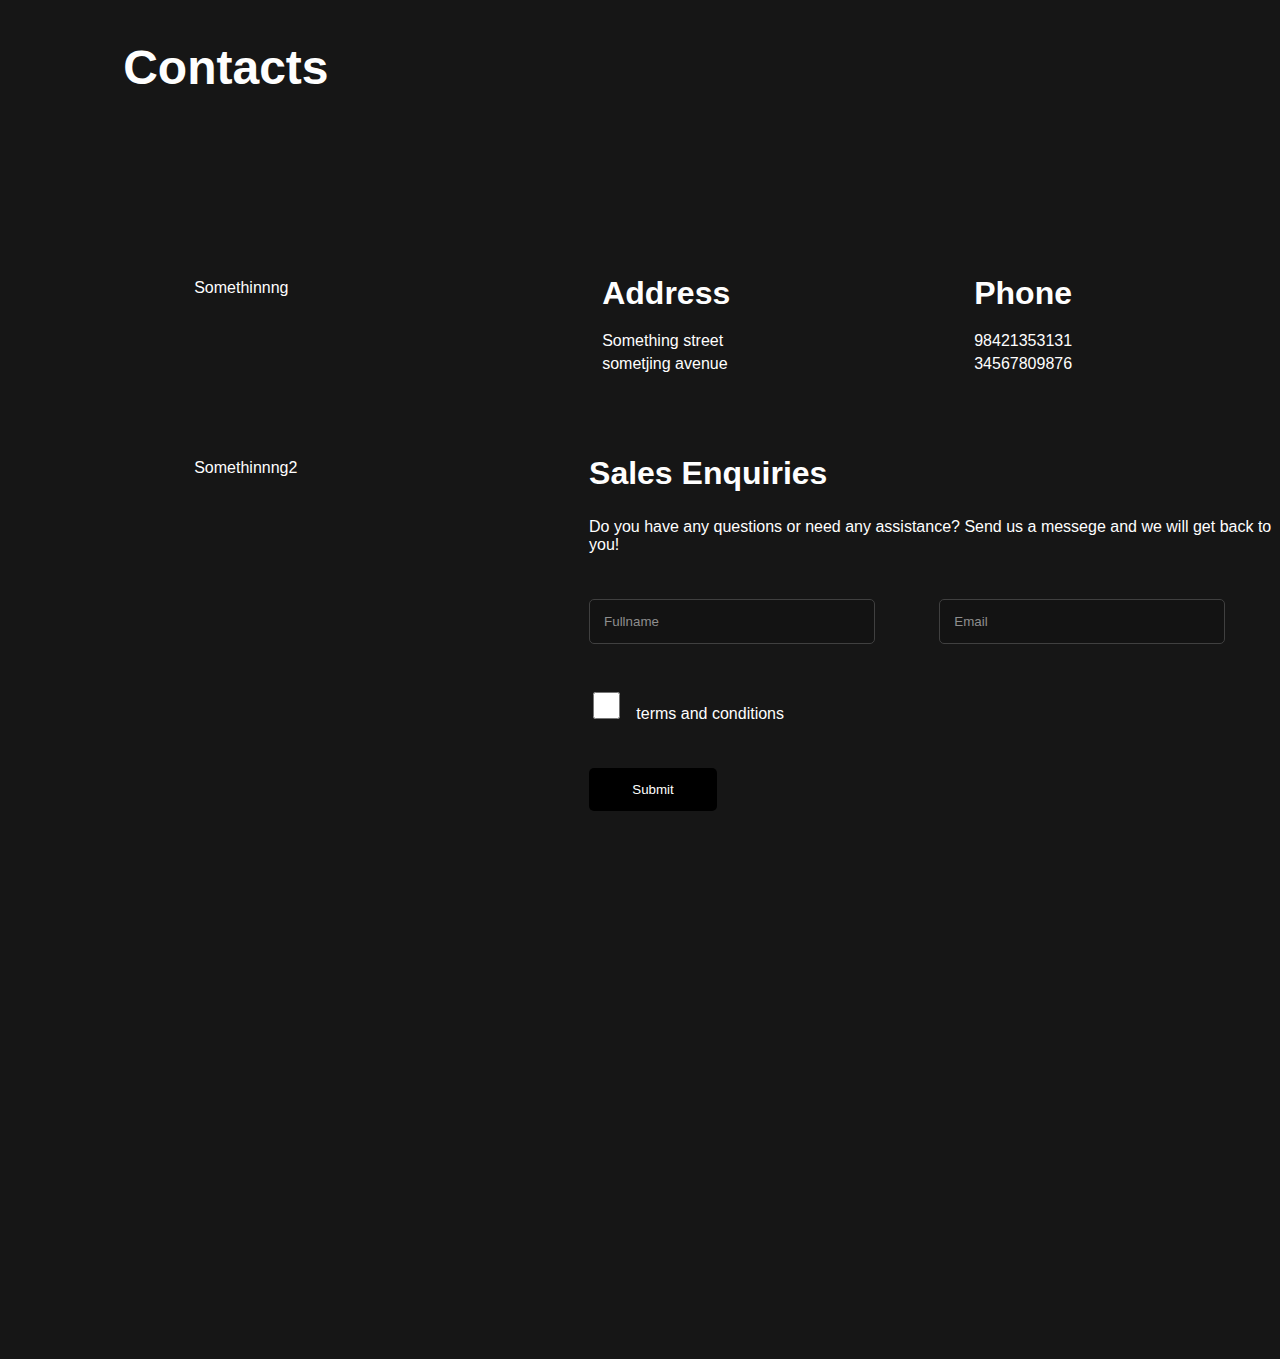
<file: Supporting/Contact/index.html>
<!DOCTYPE html>
<html lang="en">

<head>
    <meta charset="UTF-8">
    <meta name="viewport" content="width=device-width, initial-scale=1.0">
    <link rel="stylesheet" href="contact.css">
    <link rel="stylesheet" media="screen and (max-width: 600px)" href="mobilecontact.css">
    <link rel="stylesheet" media="screen and (min-width: 601px) and (max-width: 1100px)"href="mobilecontactTab.css">


    <title>Document</title>
</head>

<body>
    <main>
        <div class="header">
            <h1>
                Contacts
            </h1>
            <div class="flexitem1">
                <div class="bs1">
                    <h2 class="spcitm">Somethinnng</h2>
                </div>
                <div class="afterspcitm">
                <div class="address">
                    <div>
                        <h2>Address</h2>
                        <div class="info">
                        <p>Something street </p>
                        <p>sometjing avenue</p>
                    </div></div>
                </div>
                <div class="phone">
                    <h2>
                        Phone
                    </h2>
                    <P>98421353131</P>
                    <p>
                        34567809876
                    </p>
                </div></div>
            </div>





            <div class="flextitem2">
                <div class="bs2">
                    <h2 class="spcitm">
                        Somethinnng2
                    </h2>
                </div>
                <div class="aftersmth">
                    <div class="salesenq">
                        <h2>
                            Sales Enquiries
                        </h2>
                        <p>
                            Do you have any questions or need any assistance? Send us a messege and we will get back to
                            you!
                        </p>
                        <div class="inputs">
                            <input type="text" placeholder="Fullname">
                            <input type="email" placeholder="Email">
                        </div><div class="afterinputs"> 
                        <button>Submit</button>
                       <div class="chkbox"> <input type="checkbox" class="chkkbox"><label for="checkbox"> &nbsp terms and conditions</label></div>
                    </div>
                    </div>
                  
            </div>
        </div>  <div class="mapapi">
            <iframe src="https://www.google.com/maps/embed?pb=!1m14!1m12!1m3!1d2633.371978914405!2d87.97292230134143!3d26.640191691929736!2m3!1f0!2f0!3f0!3m2!1i1024!2i768!4f13.1!5e0!3m2!1sen!2snp!4v1705244044609!5m2!1sen!2snp" width="1080" height="400" style="border:0;" allowfullscreen="" loading="lazy" referrerpolicy="no-referrer-when-downgrade"></iframe>    </main>
</body>

</html>
</file>
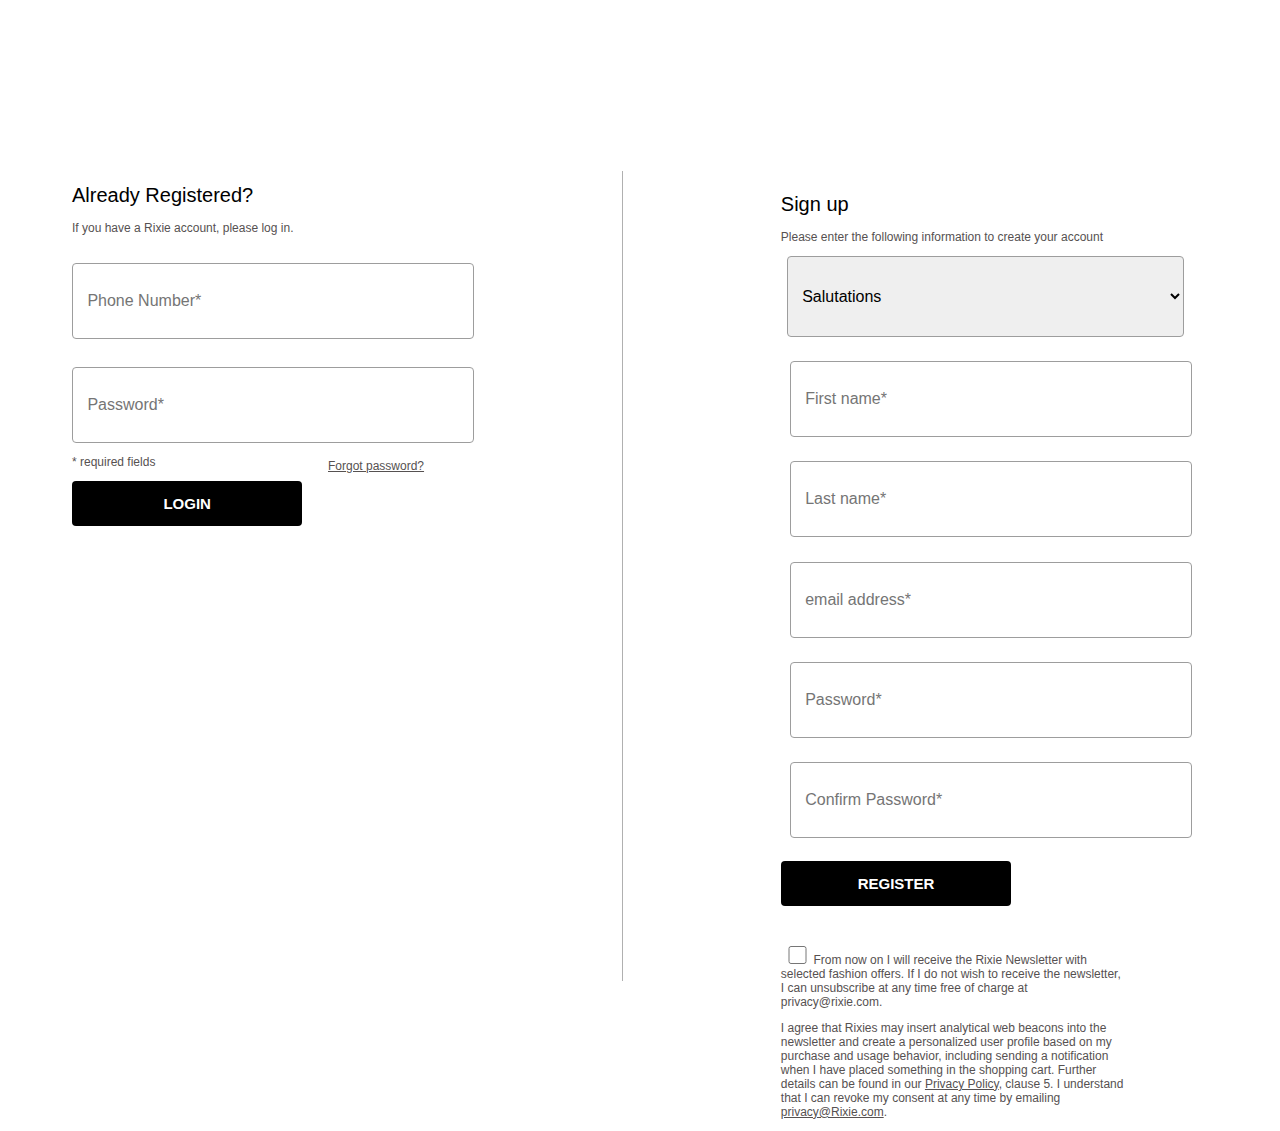
<file: Supporting/final/index.html>
<!DOCTYPE html>
<html lang="en">

<head>
  <meta name="google-signin-client_id" content="<--((##YOUR_CLIENT_ID.apps.googleusercontent.com##))-->">
  <meta name="viewport" content="width=device-width, initial-scale=1.0">
  <meta charset="UTF-8">
  <title>Rixie Registration Form</title>
  <link rel="preconnect" href="https://fonts.googleapis.com">
  <link rel="preconnect" href="https://fonts.gstatic.com" crossorigin>
  <link rel="stylesheet" href="styles.css">
  
  </style>
</head>

<script src="https://apis.google.com/js/platform.js" async defer></script>
<script>
  function onSignIn(googleUser) {
    var profile = googleUser.getBasicProfile();
    console.log('ID: ' + profile.getId()); // Do not send to your backend! Use an ID token instead.
    console.log('Name: ' + profile.getName());
    console.log('Image URL: ' + profile.getImageUrl());
    console.log('Email: ' + profile.getEmail()); // This is null if the 'email' scope is not present.
  }
</script>

<body>

  <div class="main-container">
    <section>
      <div class="login-section">
        <h1>Already Registered?</h1>
        <p>If you have a Rixie account, please log in.</p>
        <div>
          <input type="tel" placeholder="Phone Number*" class="Inputfld1">
          <input type="password" placeholder="Password*" pattern="(?=.*\d)(?=.*[a-z])(?=.*[A-Z]).{8,}" title="Must contain at least one number and one uppercase and lowercase letter, and at least 8 or more characters" class="Inputfld2">
        </div>
        <div class="required-fields">
          <p>* required fields</p>
          <a href="#" class="frgtpass">Forgot password?</a>
        </div>
        <div class="btns">
          <button type="submit">LOGIN</button>
          <div class="g-signin2" data-onsuccess="onSignIn"></div>
          <button class="signupBTN"><a href="Signup.html"> SignUp</a></button>
        </div>
      </div>
    </section>
    <section>
      <div class="signup-section">
        <h1>Sign up</h1>
        <p>Please enter the following information to create your account</p>
        <div class="signupsec">
          <select class="dropdown">
            <option selected disabled value=""><span style="color:897b7b ;">Salutations</span></option>
            <option value="1">Mr</option>
            <option value="2">Mrs</option>
            <option value="3">Ms</option>
          </select>
          
          
          <input type="text" placeholder="First name*" id="first-name-field">
          <input type="text" placeholder="Last name*" id="last-name-field">
          <input type="email" placeholder="email address*" id="signup-email-field">
          <input type="password" placeholder="Password*" id="signup-password-field" pattern="(?=.*\d)(?=.*[a-z])(?=.*[A-Z]).{8,}" title="Must contain at least one number and one uppercase and lowercase letter, and at least 8 or more characters">
          <input type="password" placeholder="Confirm Password*" id="confirm-password-field"pattern="(?=.*\d)(?=.*[a-z])(?=.*[A-Z]).{8,}" title="Must contain at least one number and one uppercase and lowercase letter, and at least 8 or more characters">
        </div>
        <div class="signup-footer">
         
          <button class="buttonreg" type="submit" >REGISTER</button>
        </div>
        <div class="yapagreemnt">
          
          <p><input type="checkbox" class="chckbx">From now on I will receive the Rixie Newsletter with selected fashion
            offers. If I do not wish to receive the newsletter, I can unsubscribe at any
            time free of charge at privacy@rixie.com.</p>
          <p>I agree that Rixies may insert analytical web beacons into the newsletter and create a personalized user profile based on my purchase and usage behavior, including sending a notification when I have placed something in the shopping cart. Further details can be found in our <a href="#">Privacy Policy</a>, clause 5. I understand that I can revoke my consent at any time by emailing <a href="#">privacy@Rixie.com</a>.</p>
        </div>
      </div>
</body>

</html>
</file>
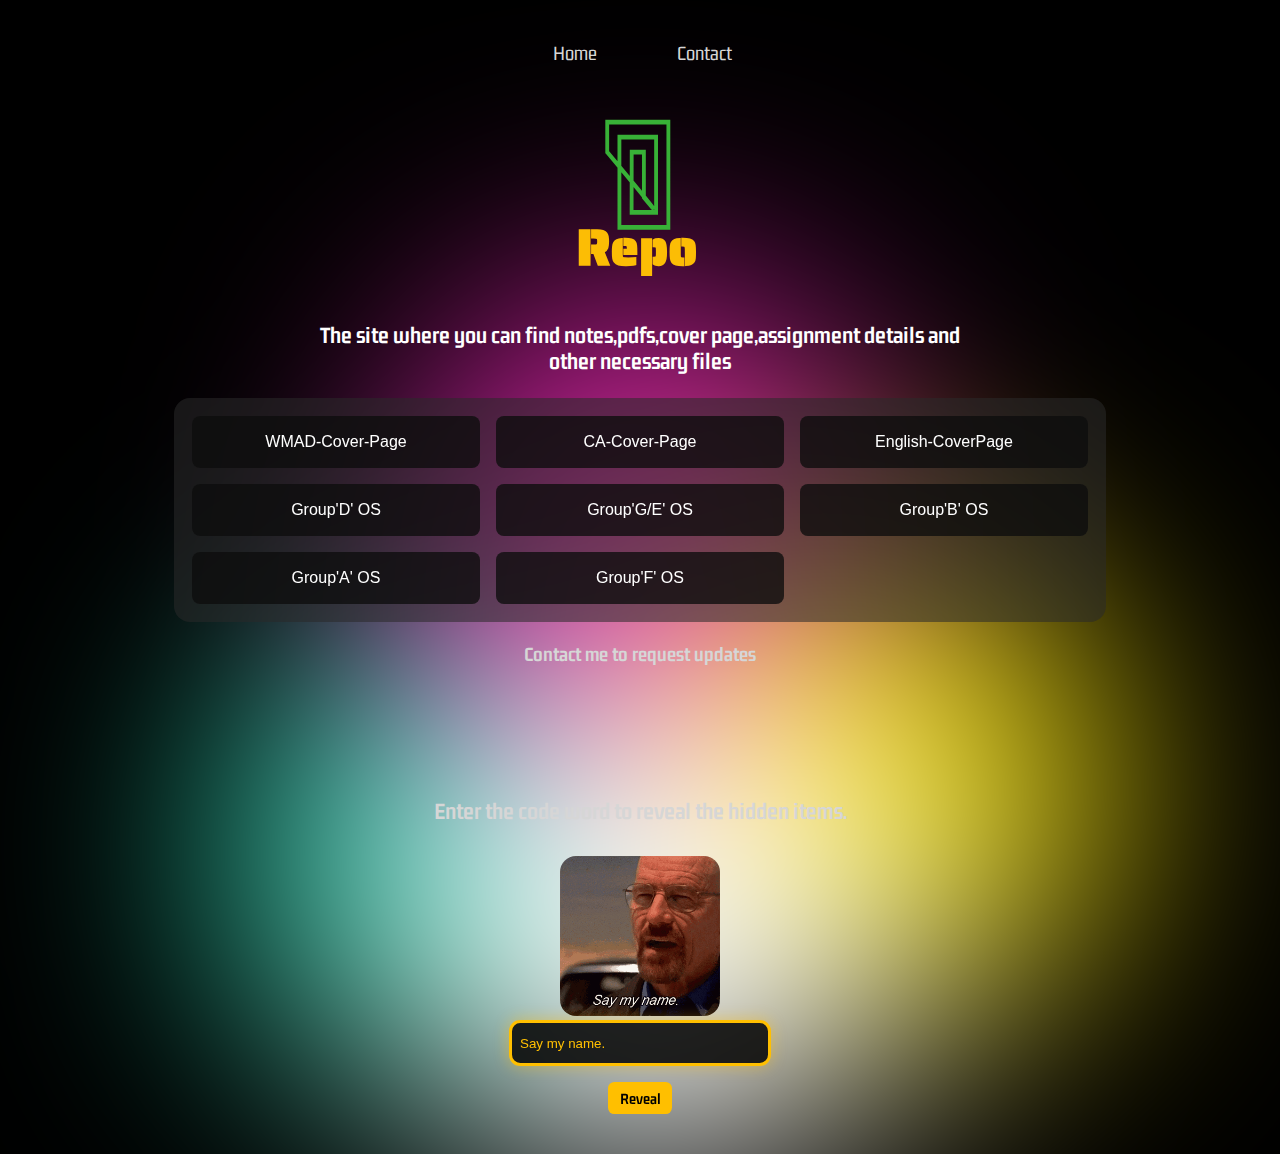
<file: Supporting/Repo/index.html>
<!DOCTYPE html>
<html lang="en">
<head>
    <meta charset="UTF-8">
    <meta name="viewport" content="width=device-width, initial-scale=1.0">
    <link rel="stylesheet" href="style.css">
    <link rel="preconnect" href="https://fonts.googleapis.com">
<link rel="preconnect" href="https://fonts.gstatic.com" crossorigin>
<link rel="preconnect" href="https://fonts.googleapis.com">
<link rel="preconnect" href="https://fonts.gstatic.com" crossorigin>
<link href="https://fonts.googleapis.com/css2?family=Saira+Stencil+One&display=swap" rel="stylesheet">
<link href="https://fonts.googleapis.com/css2?family=Gemunu+Libre:wght@200..800&display=swap" rel="stylesheet">
<link rel="icon" type="image/x-icon" href="14990782f626308686.svg">
    <title>Repository</title>
    
</head>
<body>

    <div class="navigation">

        <div class="nav">

            <a href="#Home">Home</a>
            <a href="contact.html">Contact </a>
        </div>
    </div>
    <div id="main">    <div class="logosec">
        <img src="14990782626308686(1).svg" alt="">
    </div>
    <h3>The site where you can find notes,pdfs,cover page,assignment details and other necessary files</h3>
    <div class="reposec">
        <div class="items" id="WmadCOverpage"><a href="files/WMAD-Report-cover-page-final.pdf" download="">WMAD-Cover-Page</a></div>
        <div class="items" id="CaCovepage"><a href="files/CAO-Final-Report-cover-page (1).pdf" download="">CA-Cover-Page</a></div>
        <div class="items" id=###"><a href="files/English.pdf" download="">English-CoverPage</a></div>
        <div style="display: none;" class="items" id=###"><a href="files/Deadlock.sumit.pdf" download="Deadlock">Deadlock.sumit</a></div>
        <div class="items" id=###"><a href="files/GroupD-OS.pdf" download="Cover-OS">Group'D' OS</a></div>
        <div class="items" id=###"><a href="GroupG,D-OSa.pdf">Group'G/E' OS</a></div>
         <div class="items" id=###"><a href="files/GroupB-OS.pdf" download="Cover-OS">Group'B' OS    </a></div>
         <div class="items" id=###"><a href="Group A.pdf" download="Group'A' OS">Group'A' OS    </a></div>
         <div class="items" id=###"><a href="files/groupF.pdf" download="Group F-OS">Group'F' OS    </a></div>
       
    </div>




    <h4><a href="https://Sumit.info.np">Contact me to request updates</a></h4>
</div>
<h4 class="txt">Enter the code word to reveal the hidden items.</h4>
    <div id="brba"><img id="saymyname" src="waltwhite-breakingbad.gif" alt="">
        <img id="urgdmrght" src="breaking-bad-walter-white.gif" style="display: none;" alt=""></div>
    <input type="text" name="backdoor" id="bckdor" value=" "  placeholder="Say my name.">
    <a href="#Dev" >
        <button id="HIDDEV" disabled onclick="show()">Reveal</button></a>


<div id="Dev" class="reposecDev">
      
    <div class="items" id=###"><a href="gggg.pdf" download="Cover-OS">Sumit   </a></div>
    <div class="items" id=###"><a href="Suman.docx" download="Cover-OS">Suman   </a></div>
    <div class="items" id=###"><a href="Deadlock_1.docx" download="Cover-OS">Riyaj    </a></div>
    <div class="items" id=###"><a href="Deadlock.docx" download="Cover-OS">diya    </a></div>
    
</div>











</body>
<script>




   document.getElementById("bckdor").value="";
const inputBox = document.getElementById("bckdor");
const revealButton = document.getElementById("HIDDEV");
const secretWord = "Vasu"; // Replace with your desired secret word
function show(){
    var x = document.getElementById("Dev");
  if (x.style.display === "none") {
    x.style.display = "grid";
  } else {
    x.style.display = "none";
  }
} 
document.getElementById("Dev").style.display = "none";
   document.getElementById("bckdor").value="";
inputBox.addEventListener("keyup", function() {
  if (inputBox.value === secretWord) {
    revealButton.disabled = false; 
    revealButton.style.pointerEvents="all";
    document.getElementById("saymyname").style.display="none";
    document.getElementById("urgdmrght").style.display="block";
    // Enable button if secret word is entered
  } else {
    revealButton.disabled = true;
    document.getElementById("Dev").style.display = "none";
    document.getElementById("saymyname").style.display="block";
    document.getElementById("urgdmrght").style.display="none";
     // Disable button otherwise
  }
});
</script>
</html>
</file>
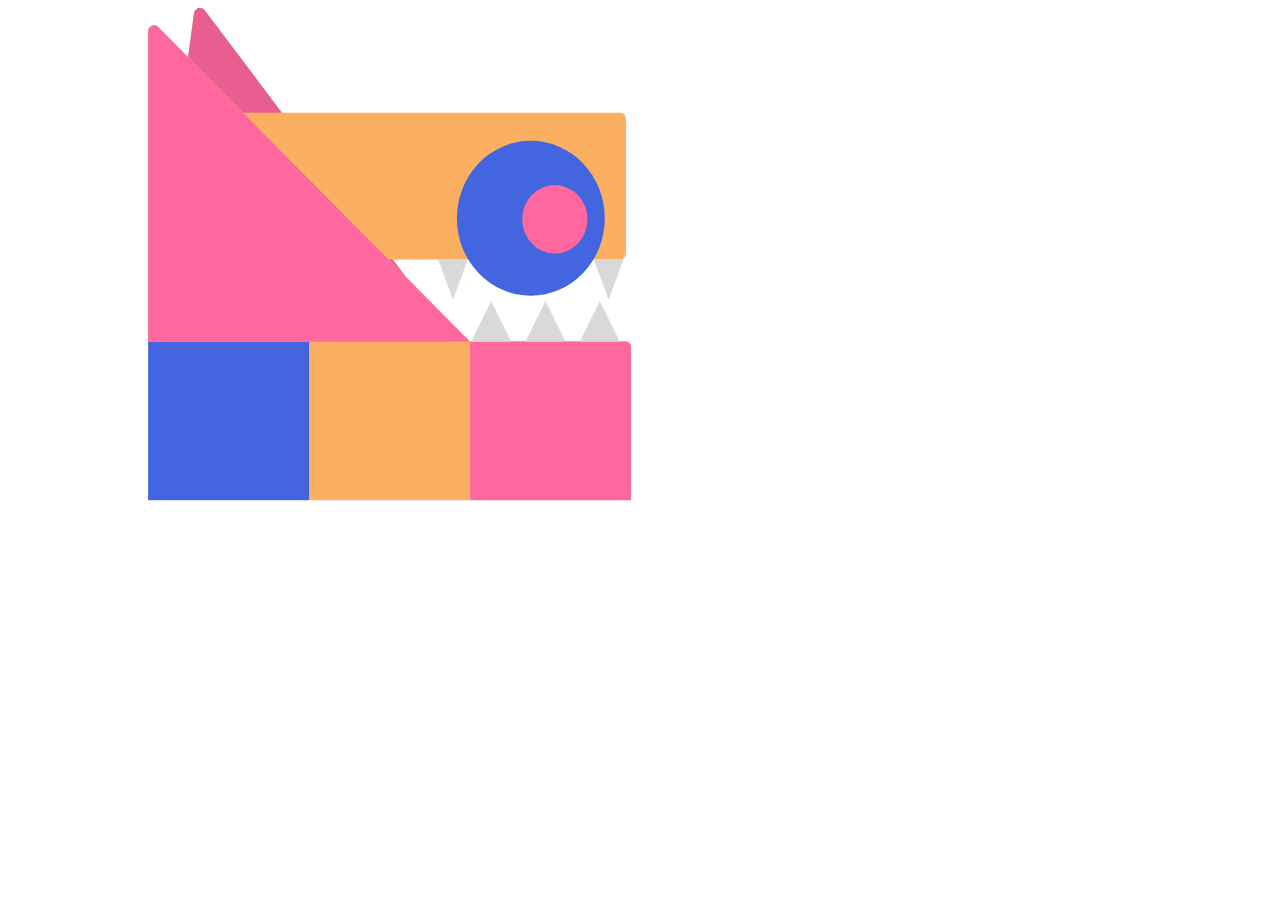
<file: animated.html>
<!DOCTYPE html>
<html lang="en">

<head>
    <meta charset="UTF-8">
    <meta name="viewport" content="width=device-width, initial-scale=1.0">
    <title>Document</title>
</head>
<style>
   .svg1 {
        margin-left: 10VW;
        height: 55vh;
        width: 40vw;
        display: flex;
        justify-content: center;
        align-items: center;

    }
   .svg1:hover #Group1 {
    animation-name: animation;
    animation-duration: 1s;
    animation-iteration-count: 3;
    transition: 1s linear;
    animation-timing-function: ease;
    pointer-events: all;
    transform-origin: 0deg;

}

/* .sec1 svg #Group1{
    animation-name: animation;
    animation-duration: 1s;
    animation-iteration-count: 3;
    transition: 3s linear ;
    animation-timing-function: ease;
    pointer-events: all;
    animation-delay: 5s;

   } */
 svg #Ellipse2 {
    animation: blink 3s ease-in-out;
    animation-iteration-count: infinite;
  
}

svg #Ellips1 {

   
}

@keyframes animation {
    0% {
        transform: rotate(0deg);
    }
    10% {
        transform: rotate(-2deg), translateX(10px);


    }

    30% {
        transform: rotate(-5deg);

    }




    90% {
        transform: rotate(0deg);


    }

    95% {
        transform: rotate(0deg);

    }

    100% {
           transform: rotate(0deg);
         } 
}

@keyframes blink {

    10%,
    20%,
    30% {
        transform: translateX(10px);

    }

    40%,
    50%,
    60% {
        fill: #ff689e;
        transform: translateX(-10px);
    }

    70%,
    80%,
    100% {
        fill: #ff689e;
        transform: translateX(0);
    }
}



    
    </style>
<body>
    <svg id="svga" class="svg1" xmlns="http://www.w3.org/2000/svg" xmlns:xlink="http://www.w3.org/1999/xlink"
        viewBox="0 0 240 246" shape-rendering="geometricPrecision" text-rendering="geometricPrecision">
        <g id="Polygon 2" transform="translate(-.430017-.629986)">
            <path
                d="M22.0271,3.23312c.3573-2.656599,3.7539-3.546703,5.3682-1.4068L148.374,162.193c1.491,1.977.081,4.807-2.395,4.807h-142.54848c-1.81575,0-3.215267-1.6-2.973223-3.4L22.0271,3.23312Z"
                fill="#9cdf0a" />
            <path
                d="M22.0271,3.23312c.3573-2.656599,3.7539-3.546703,5.3682-1.4068L148.374,162.193c1.491,1.977.081,4.807-2.395,4.807h-142.54848c-1.81575,0-3.215267-1.6-2.973223-3.4L22.0271,3.23312Z"
                fill="#e95e90" />
        </g>
        <g id="Group 1" transform="matrix(.95479 0 0 1 7.10335-2.999998)">
            <path id="Rectangle 5"
                d="M30,55h205.26c1.624,0,2.435,0,3.06.3059.598.2929,1.081.7764,1.374,1.3743.306.6244.306,1.4362.306,3.0598v63.52c0,1.624,0,2.435-.306,3.06-.293.598-.776,1.081-1.374,1.374-.625.306-1.436.306-3.06.306L30,128v-73Z"
                fill="#fbaf60" />
            <circle id="Ellipse1" r="38.5" transform="translate(190.5 107.5)" fill="#4365df" />
            <path id="Polygon 4" d="M231,148l7.794-20.25h-15.588L231,148Z" fill="#d9d9d9" />
            <path id="Polygonn 7" d="M150,148l7.794-20.25h-15.588L150,148Z" fill="#d9d9d9" />
            <circle id="Ellipse2" cx="203" cy="108" r="17" fill="#ff689e"></circle>        </g>
        <g id="Group 2" transform="translate(-1.206-1.384365)">
            <rect id="Rectangle 2" width="80" height="79" rx="0" ry="0" transform="matrix(-1 0 0-.996951 160 246.000054)"
                fill="#fbaf60" />
            <rect id="Rectangle 2" width="80" height="79" rx="0" ry="0" transform="matrix(-1 0 0-1 80 246)" fill="#4365df" />
            <path id="Rectangle 1" d="M240,246h-80v-79h77c1.657,0,3,1.343,3,3v76Z" fill="#ff689e" />
            <path id="Polygon 3" d="M224.5,147l9.959,20.25h-19.918L224.5,147Z" fill="#d9d9d9" />
            <path id="Polygon 5" d="M197.5,147l9.959,20.25h-19.918L197.5,147Z" fill="#d9d9d9" />
            <path id="Polygon 6" d="M170.5,147l9.959,20.25h-19.918L170.5,147Z" fill="#d9d9d9" />
            <g id="Polygon 1" transform="matrix(1 0 0 1.003191 0-.282832)">
                <path d="M0,13.2747C0,10.5975,3.24074,9.261,5.12792,11.16L160,167h-160L0,13.2747Z" fill="#bcfc32" />
                <path d="M0,13.2747C0,10.5975,3.24074,9.261,5.12792,11.16L160,167h-160L0,13.2747Z" fill="#ff689e" />
            </g>
        </g>
    </svg>

</body>

</html>
</file>
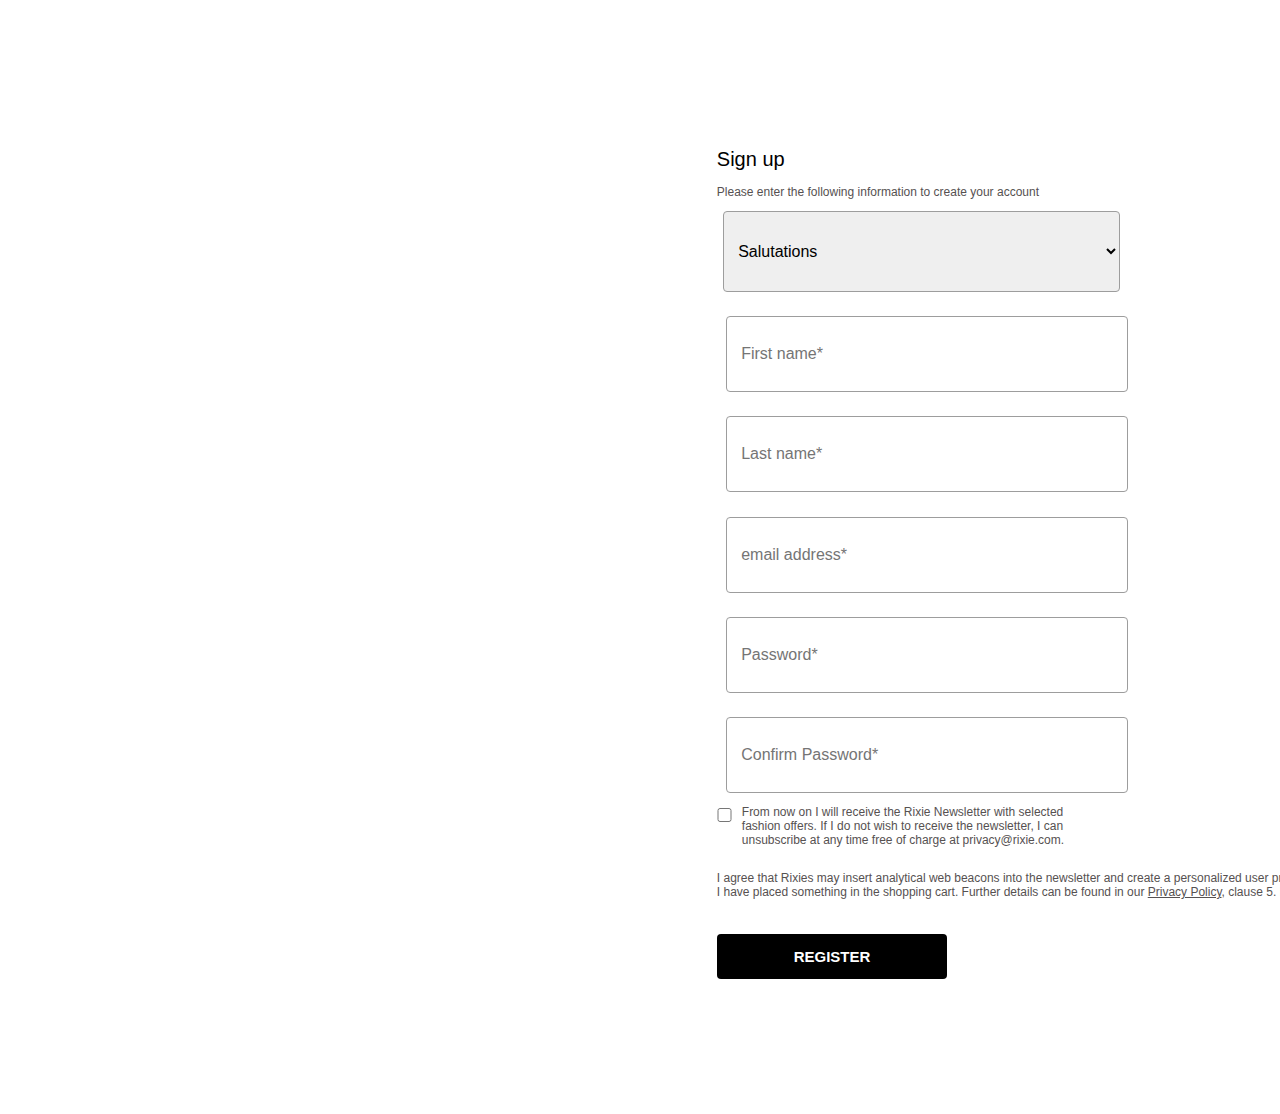
<file: Supporting/final/Signup.html>
<!DOCTYPE html>
<html lang="en">

<head>
  <meta name="google-signin-client_id" content="<--((##YOUR_CLIENT_ID.apps.googleusercontent.com##))-->">
  <meta name="viewport" content="width=device-width, initial-scale=1.0">
  <meta charset="UTF-8">
  <title>Rixie Registration Form</title>
  <link rel="preconnect" href="https://fonts.googleapis.com">
  <link rel="preconnect" href="https://fonts.gstatic.com" crossorigin>
  <link rel="stylesheet" href="styles.css">
  
  
</head>

<script src="https://apis.google.com/js/platform.js" async defer></script>
<script>
  function onSignIn(googleUser) {
    var profile = googleUser.getBasicProfile();
    console.log('ID: ' + profile.getId()); // Do not send to your backend! Use an ID token instead.
    console.log('Name: ' + profile.getName());
    console.log('Image URL: ' + profile.getImageUrl());
    console.log('Email: ' + profile.getEmail()); // This is null if the 'email' scope is not present.
  }
</script>

<style>
    .signup-section {
    order: 2;
    display: block;
    width: 80vw;
  height: 90vh;
 left: 0;
  position: absolute;
 
  margin-top: 5vh;
  }

  p{
    width: 80vw;
    word-wrap: break-word;
  }
  .chckbxm{
    margin: 0;
    width: 1.5vw;
    height: 1.5vh;
  }
</style>
<body><div class="signup-section">
    <h1>Sign up</h1>
    <p>Please enter the following information to create your account</p>
    <div class="signupsec">
      <select class="dropdown">
        <option selected disabled value=""><span style="color:897b7b ;">Salutations</span></option>
        <option value="1">Mr</option>
        <option value="2">Mrs</option>
        <option value="3">Ms</option>
      </select>
      
      <input type="text" placeholder="First name*" id="first-name-field">
      <input type="text" placeholder="Last name*" id="last-name-field">
      <input type="email" placeholder="email address*" id="signup-email-field">
      <input type="password" placeholder="Password*" id="signup-password-field" pattern="(?=.*\d)(?=.*[a-z])(?=.*[A-Z]).{8,}" title="Must contain at least one number and one uppercase and lowercase letter, and at least 8 or more characters">
      <input type="password" placeholder="Confirm Password*" id="confirm-password-field"pattern="(?=.*\d)(?=.*[a-z])(?=.*[A-Z]).{8,}" title="Must contain at least one number and one uppercase and lowercase letter, and at least 8 or more characters">
    </div>
    <div class="signup-footer">
     
    
    </div>
    <div class="yapagreemnt" style="display: flex;">
      <input type="checkbox" class="chckbxm" style="
      width: 15px;
      padding-top: 10px;
      margin-top: 15px;
      margin-right: 10px;
  ">      <p>From now on I will receive the Rixie Newsletter with selected fashion
        offers. If I do not wish to receive the newsletter, I can unsubscribe at any
        time free of charge at privacy@rixie.com.</p>
    </div>      <p>I agree that Rixies may insert analytical web beacons into the newsletter and create a personalized user profile based on my purchase and usage behavior, including sending a notification when I have placed something in the shopping cart. Further details can be found in our <a href="#">Privacy Policy</a>, clause 5. I understand that I can revoke my consent at any time by emailing <a href="#">privacy@Rixie.com</a>.</p>
<div class="btns" style="padding-bottom: 15vh;">
    <button class="buttonreg" type="submit" >REGISTER</button>
    <div class="g-signin2" data-onsuccess="onSignIn" style="display: flex;flex-direction: row; position: absolute;transform:translate(47vw,-3.5vw); "></div></div>
</div>

</body>
</html>
</file>
<file: Supporting/Contact/contact.css>
:root{
    --back: #161616;
    --card: #131313;
    --border:#404040;
    --text:#fefefe;
    --fontAreal: Arial, Helvetica, sans-serif;
}
html{
    background-color: var(--back);

}
main{
    display: flex;
    flex-direction: column;
    margin-left: 4vw;
    margin-right: 4vw;
}
.header h1{
    color:var(--text) ;
    margin-left: 5vw;
    font-family: var(--fontAreal);
    font-size: 3rem; font-weight: bold;
    margin-bottom: 17vh;
}
.flexitem1{
    display: flex;
    flex-direction: row;
    color:var(--text) ;
    font-family: var(--fontAreal);
    margin-left: 5vh;
 
 div{
    margin-right: 10vh;
 }
 h2{
    width: 15vw;
    font-size: 2rem;
   
 }
 p{
    width: 15vw;
    font-size: 1rem;
    line-height: .4rem;
 }
 .spcitm{
    font-size: 1rem;
    font-weight: 100;
    padding-top: 2vh;
    margin-left: 10vh;
    margin-right: 14vh;
    /* display: block; */
   
 }
 .info{
    margin-right: 0
    ;
 }
}
iframe{
  
    border-radius: 10px;
    height: 40vh;
    width: 60vw;

   

}.mapapi{
        justify-content: center;
    align-content: center;
    display: flex;
}
.afterspcitm{
    display: flex;
    flex-direction: row;
}
.flextitem2{
    display: flex;
    flex-direction: row;
    color:var(--text) ;
    font-family: var(--fontAreal);
    margin-left: 5vh;
    gap: 10%;
    margin-top: 5vh;
    margin-bottom: 20vh;
 div{
    margin-left: 10vh;
 }
 h2{
    width: auto;
    font-size: 2rem;
 }
 p{
    width: 55vw;
    font-size: 1rem;
    word-wrap: break-word;
   
 }
 .spcitm{
    font-size: 1rem;
    font-weight: 100;
    padding-top: 2vh;
   
 }
 ::placeholder{
    color:#8e8e8e;
 }
.inputs{
    display: flex;
    flex-direction: row;
    margin-top: 5vh;
    input{
        background-color: var(--card);
        border: 1px solid var(--border);
        padding: 2%;
        margin-right: 5vw;
        color: var(--text);
        border-radius: 5px;
        outline: none;
        width: 20vw;
    }
    margin-bottom: 5vh;
    margin-left: 0;
}
.afterinputs{
    display: flex;
    flex-direction: column-reverse;
    justify-content: left;
    button{
        background-color: #000000;
        width: auto;
        border: none;
        border-radius: 5px;
        padding: 2%;
        width: 10vw;
        color: var(--text);
        margin-top: 5vh;
        transition: ease-in-out .5s;
        }
        button:hover{
            background-color: #000000b1;
           
            border: none;
            border-radius: 5px;
            padding: 2%;
            width: 10vw;
            color: var(--text);
            margin-top: 5vh;
            }
        .chkbox{
            margin-left: 0;
            outline: hsl(0, 100%, 20%);

        }
        input{
            height: 3vh;
            width: 3vh;  
            border: solid  hsl(0, 100%, 20%);
                    accent-color: hsl(0, 100%, 20%);

            label{
                width: 40vw;
                font-size: .8rem;
              
             }   
        }
        
      input:checked{
          accent-color: hsl(0, 100%, 20%)
          ;
          outline: hsl(0, 100%, 20%);
        }
        margin-left: 0
}
.aftersmth{
    display: flex;
    flex-direction: column;
    margin-left: 10vh;
}
}
@media screen and (max-width: 1000px) {
    flextitem2{
        display: flex;
        flex-direction: row;
        color:var(--text) ;
        font-family: var(--fontAreal);
        margin-left: 10vh;
        gap: 10%;
        margin-top: 10vh;
        margin-bottom: 20vh;
     div{
        margin-left: 10vh;
     }
     h2{
        width: auto;
        font-size: 2rem;
     }
     p{
        width: 40vw;
        font-size: .8rem;
     }
     .spcitm{
        font-size: 1rem;
        font-weight: 100;
        padding-top: 2vh;
       
     }
    .inputs{
        display: flex;
        flex-direction: column;
        input{
            background-color: var(--card);
            border: 1px solid var(--border);
            padding: 3%;
            margin-left: 2vw;
            color: var(--text);
            border-radius: 5px;
        }
        margin-bottom: 5vh;
    }}
  }
</file>
<file: Supporting/Contact/mobilecontact.css>
:root{
    --back: #161616;
    --card: #131313;
    --border:#8e8e8e;
    --text:#fefefe;
    --fontAreal: Arial, Helvetica, sans-serif;
}
html{
    background-color: var(--back);
    border-left: 1vw solid var(--text);
    border-right: 1vw solid var(--text);
    border-bottom: 1vw solid var(--text);
   
}
main{
    display: flex;
    flex-direction: column;
    margin-left: 4vw;
}
.header h1{
    color:var(--text) ;
    margin-left: 0vw;
    font-family: var(--fontAreal);
    font-size: 2rem;
    margin-bottom: 5vh;
}
.afterspcitm{
    display: flex;
    flex-direction: row;
    padding-left: 10vw;
}
.info{
    width: auto;
}
.flexitem1{
    display: flex;
    flex-direction: column;
    color:var(--text) ;
    font-family: var(--fontAreal);
    margin-left: 0vh;
  
 div{
    margin-left: 0vh;
    margin-right: 10vw;
 
 }
 
 h2{
    width: 10vw;
    font-size: 2rem;
 }
 p{
    width: 30vw;
    font-size: .9rem;
    margin-left: 0vw;
    line-height: normal;
 }
 .spcitm{
    font-size: 1rem;
    font-weight: 100;
    padding-top: 2vh;
    margin-left: 4vw;
    margin-bottom: 0;
    
 }
 .address,.phone{
    margin-left: 0vw;
    margin-right: 0;
    width: auto;
 }
 .aftersmth1{
    gap: 4vw;
    display:flex ;
    flex-direction: row;    
    text-align: center;
}
}

.flextitem2{
    display: flex;
    flex-direction: column;
    color:var(--text) ;
    font-family: var(--fontAreal);
    margin-left: 0vw;
    gap: 10%;
    margin-top: 3vh;
    margin-bottom: 20vh;
 div{
    margin-left: 0vh;
 }
 h2{
    width: auto;
    font-size: calc(100vw-10px);
  
 }
 p{
    width: 80vw;
    font-size: .8rem;
    margin-left: 0vw;
    line-height: normal;

 }
 .spcitm{
    font-size: 1rem;
    font-weight: 100;
    padding-top: 2vh;
    margin-left: 4vw;
   
 }
.inputs{
    display: flex;
    flex-direction: column;
    input{
        background-color: var(--card);
        border: 1px solid var(--border);
        padding: 4%;
        margin-left: 0vw;
        color: var(--text);
        border-radius: 5px;
        margin-bottom: 3vh;
        width: 70vw;
        
    }
    margin-bottom: 1vh;
}

.afterinputs{
    display: flex;
    flex-direction: column-reverse;
    justify-content: left;
    button{
        background-color: #000000;
        border: none;
        border-radius: 5px;
        padding: 2%;
        width: 50vw;
        height: 5vh;
        color: var(--text);
        margin-top: 5vh;
        }
        .chkbox{
            margin-left: 0;
        }
        input{
            height: 3vh;
            width: 3vh;
            label{
                width: 40vw;
                font-size: .8rem;
              
             }   
        }
        
      input:checked{
          accent-color: hsl(0, 100%, 20%)
          ;
        }
        
}
.aftersmth{
    display: flex;
    flex-direction: column;
    margin-left: 4vw;
    padding-left: 6vw;
}
}
iframe{
    height:40vh ;
    width: 85vw;
    border-radius: 10px;

}
</file>
<file: Supporting/Contact/mobilecontactTab.css>
:root{
    --back: #161616;
    --card: #131313;
    --border:#8e8e8e;
    --text:#fefefe;
    --fontAreal: Arial, Helvetica, sans-serif;
}
html{
    background-color: var(--back);

   
}
main{
    display: flex;
    flex-direction: column;
    margin-left: 4vh;
    margin-right: 4vh;
}
.header h1{
    color:var(--text) ;
    margin-left: 0vw;
    font-family: var(--fontAreal);
    font-size: 3rem;
    margin-right:0 ;
    margin-bottom: 5vh;
}
.flexitem1{
    display: flex;
    flex-direction: row;
    color:var(--text) ;
    font-family: var(--fontAreal);
    margin-left: 5vh;
 .bs1{
    margin-left: 0;
    margin: 0;
 }
 .afterspcitm{
    display: flex;
    flex-direction: row;
    margin-left: 5vw;
}
 div{
    margin-left: 7vh;
    margin-right: 0;

 }
 h2{
    width: 15vw;
    font-size: 2rem;
 }
 p{
    width: 20vw;
    font-size: .8rem;
 }
 .spcitm{
    font-size: 1rem;
    font-weight: 100;
    padding-top: 2vh;
    /* display: block; */
    margin: 0;
   
 }
 .address,.phone{
    margin-left: 0vw;
    margin-right: 0;
    width: auto;
 }.info{
    width: auto;
    margin-left: 0vw;
}
}

iframe{
  
    border-radius: 10px;
    height: 30vh;
    width: 80vw;
   

}
.mapapi{
    justify-content: center;
align-content: center;
display: flex;
}
.flextitem2{
    display: flex;
    flex-direction: row;
    color:var(--text) ;
    font-family: var(--fontAreal);
    margin-left: 5vh;
    gap: 10%;
    margin-top: 5vh;
    margin-bottom: 5vh;
 div{
    margin-left: 0vh;
 }
 h2{
    width: auto;
    font-size: 2rem;
 }
 p{
    width: 40vw;
    font-size: .8rem;
 }
 .spcitm{
    font-size: 1rem;
    font-weight: 100;
    padding-top: 2vh;
   
 }
.inputs{
    display: flex;
    flex-direction: column;
    input{
        background-color: var(--card);
        border: 1px solid var(--border);
        padding: 4%;
        margin-left: 2vw;
        color: var(--text);
        margin-bottom: 2vh;
        border-radius: 5px;
        width: 40vw;
    }
    margin-bottom: 0vh;
}
.afterinputs{
    display: flex;
    flex-direction: column-reverse;
    justify-content: left;
    button{
        background-color: #000000;
        width: auto;
        border: none;
        border-radius: 5px;
        padding: 2%;
        width: 20vw;
        height: 5vh;
        color: var(--text);
        margin-top: 5vh;
        }
        .chkbox{
            margin-left: 0;
        }
        input{
            height: 3vh;
            width: 3vh;
            label{
                width: 40vw;
                font-size: .8rem;
              
             }   
        }
        
      input:checked{
          accent-color: hsl(0, 100%, 20%)
          ;
        }
        
}
.aftersmth{
    display: flex;
    flex-direction: column;
    margin-left: 6svh;
}
}
</file>
<file: Supporting/final/styles.css>
.container {
  align-items: center;
  margin-left:20vw;
  margin-right: 20vw;
 }body{
  background-color: #ffffff96;
 }
 .login-section {
 
  width: 43vw ;
  height: 90vh;
 border-right: 1.5px solid #9d9d9dcd;
  top: 9vh;
  position: absolute;
  margin-left:calc(100vw - 95vw);
  border-radius: 0px;
  margin-top: 10vh;
 }
 .signup-section {
 
 
  left: 5vw;
  top: 10vh;
  position: absolute;
  margin-left:calc(100vw - 44svw) ;
  margin-top: 10vh;
 }
 .login-section p{
  width: 25vw;
 }
 
 h1 {
 
  color: #000000;
  font-size: 20px;
  font-family: 'Sofia Sans Condensed', sans-serif;
  font-weight: 400;
  word-wrap: break-word;
 }
 
 p {
 
  color: #565151;
  font-size: 12px;
  font-family: 'Sofia Sans Condensed', sans-serif; font-weight: 400;
  word-wrap: break-word;
  width: 37.3vw;
 }
 
 .required-fields{
  display: flex;
  flex-direction: row;
  width: 40vw;
 
 }
 .buttonreg{
  margin-top: 2.5vh;
 }
 
 
 input[type="text"],
 input[type="password"],
 input[type="email address"],
 input {
  width: 30vw;
  height: 8VH;
  border: .1em #9d9d9d solid;
  background: rgba(217, 217, 217, 0);
  color: #000000;
  font-size: 16px;
  font-family: 'Sofia Sans Condensed', sans-serif; font-weight: 300;
  word-wrap: break-word;
  display: flex;
  flex-direction: column;
  padding-left: 1.6vh;
  border-radius: 4px;
  margin-top:3.12vh ;
  outline: none;
 }
 .Inputfld2{
  margin-top: 2.5vh;
 width: 15vw;
 }
 .chckbx{
  height: 2vh;
  width: 2vw;
 display: inline-flex;
 
 
 }
 .yapagreemnt p{
  text-align: left;
  width: 27vw;
 }
 
 
 .signupsec input{
  width: 30svw;
  height: 8VH;
  border: .1em #9d9d9d solid;
  background: rgba(217, 217, 217, 0);
  color: #000000;
  font-size: 16px;
  font-family: 'Sofia Sans Condensed', sans-serif; font-weight: 300;
  word-wrap: break-word;
  display: flex;
  flex-direction: column;
  margin-top: 2.7vh;
  margin-left: 1vh;
 
 
 }
 button {
 
  width: 18vw;
  height: 5vh;
  background: #000000;
  color: #FFFFFF;
  font-size: 15px;
  font-family: 'Sofia Sans Condensed', sans-serif; font-weight: 600;
  text-align: center;
  border: none;
  transition: .3s ease-in-out;
  border-radius: 4px;
 }
 
 button:hover {
 
  width: 18vw;
  height: 5vh;
  background: rgb(0, 0, 0);
  color: #FFFFFF;
  font-size: 15px;
  transform: scale(95% );
  font-family: 'Sofia Sans Condensed', sans-serif; font-weight: 600;
  text-align: center;
  border: none;
 }
 .signupBTN{
  display: none;
 }
 .required-fields {
 
  color: #565151;
  font-size: 14px;
  font-family: 'Sofia Sans Condensed', sans-serif; font-weight: 300;
 }
 
 
 
 a {
 
  color: #565151;
  font-size: 12px;
  font-family: 'Sofia Sans Condensed', sans-serif; font-weight: 400;
  text-decoration: underline;
  }
 .frgtpass{
  position: absolute;
  padding-left: 20vw;
  padding-top: 1.8vh;
 
 }
 
  .dropdown {
 
  width: 31vw;
  border: .1em solid #9d9d9d;
  border-radius: 5px;
  position: relative;
  height: 9VH;
  color: #000000;
  border-radius: 4px;
  padding: 8px 10px;
  outline: none;
  font-size: 16px;
  margin-left: .5vw;
 
  }
 
 
  .dropdown::after {
  content: "\25BC";
  position: absolute;
  top: 50%;
  right: 2vw;
  transform: translateY(-50%);
  }
  .dropdown::before {
  content: "\25BC";
  position: absolute;
  top: 50%;
  right: 10px;
  transform: translateY(50%);
  }
  .dropdown {
  position: relative;
  display: inline-block;
 
 
 }
 
 
 
 
 
 option:first{
  color: #777;
 }
 
 .dropdown-arrow {
  position: absolute;
  top: 50%;
  right: 10px;
  transform: translateY(-50%);
  pointer-events: none;
 }
 
 .dropdown-arrow::after {
  content: "\u25BC";
  font-size: 12px;
  color: #777;
 }
 
 .dropdown:hover .dropdown-arrow::after {
  transform: rotate(180deg);
 } */
 
 
 
 input::placeholder{
  background-color: #fff;
  padding-left:0vw;
 
  color: #897b7b;
 
 }input:focus::placeholder {
  transform: translateY(-3vh);
  z-index: 1;
  font-size: .8rem;
  transition: .5s;
  background-color: #fff;
 
 }
 .dropdown-select2 {
  margin-left: 1VH;
  width: 81vw;
  height: 8VH;
  color: #000000;
 border-radius: 0px;
  padding: 8px 10px;
  border: .1em solid #ddd;
  outline: none;
  font-size: 16px;
  font-family: 'Sofia Sans Condensed', sans-serif; appearance: none;
 }
 
 .g-signin2{
  margin-top: 4vh;
  display: hidden;
  position: relative;
  width: 120px;
  box-shadow: 0px 0px 20px#0000007e;
  
 }
 
 @media only screen and (max-width: 700px) {
  .main-container {
  display: flexbox;
  flex-direction: column;
 
  }
 input{
  height: 2vh;
 
 
 }
  .login-section {
    border-right:0;
  order: 1;
  }
  .signup-section {
  order: 2;
  display: none;
  }
 
  .signup-section input {
  width: 100%;
  }
 .signupBTN {
 
 
  height: 5vh;
  width: 40vw;
 transition: .5s ease-in;
  background: #222dc3;
  color: #FFFFFF;
  font-size: .8rem;
  font-family: 'Sofia Sans Condensed', sans-serif; font-weight: 600;
  text-align: center;
  border: none;
  transition: .3s ease-in-out;
  display: block;
  margin-left: 9.625vw;
  text-decoration: none;
 
  }
  button{
  font-size: .8rem;
  height: 5vh;
  width: 40vw;
 
  }
  button:hover{
  font-size: .8rem;
  height: 5vh;
  width: 40vw;
  transform: scale(97%);
  background: #000000bd;
  color: #FFFFFF;
  font-size: .8rem;
  font-family: 'Sofia Sans Condensed', sans-serif; font-weight: 600;
  text-align: center;
  border: none;
  display: block;
 
  }
  .g-signin2{
    margin-top: 4vh;
   position: absolute;
   flex: none;
   
  display: block;
  transform: translate(-0vh,6vw);
    width: 120px;
    box-shadow: 0px 0px 20px#0000007e;
  }
  .btns{
  display:flex ;
  flex-direction: row;
  width: 77vw;
  }
  .signupBTN:hover {
 
  height: 4vh;
  width: 40vw;
  transform: scale(97%);
  background: #222dc3bd;
  color: #FFFFFF;
  font-size: .8rem;
  font-family: 'Sofia Sans Condensed', sans-serif; font-weight: 600;
  text-align: center;
  border: none;
  display: block;
  }
  .signupBTN a{
  position: relative;
  text-decoration: none;
  color: #ffffff;
  font-size: 16px;
  font-family: 'Sofia Sans Condensed', sans-serif; font-weight: 300;
  word-wrap: break-word;
  font-weight: 300;
  }
  .signupsec input{
  width: 75vw;
  height: 8VH;
  border: .1em #9d9d9d solid;
  background: rgba(217, 217, 217, 0);
  color: #000000;
  font-size: 16px;
  font-family: 'Sofia Sans Condensed', sans-serif; font-weight: 300;
  word-wrap: break-word;
  display: flex;
  flex-direction: column;
  margin-top: 2.5vh;
  margin-left: 1vh;
 
  }
  .frgtpass{
  width: 40vw;
  }
  .dropdown {
 
  width: 81vw;
  border: .1em solid #ccc;
  border-radius: 5px;
  position: relative;
  height: 8VH;
  color: #000000;
  border-radius: 4px;
  padding: 8px 10px;
  outline: none;
  font-size: 16px;
  margin-left: 2vw;
  }
  .frgtpass{
  padding-top: 1.6vh;
  }
 
 
  .dropdown::after {
  content: "\25BC";
  position: absolute;
  top: 50%;
  right: 2vw;
  transform: translateY(-50%);
  }
  .dropdown::before {
  content: "\25BC";
  position: absolute;
  top: 50%;
  right: 10px;
  transform: translateY(50%);
  }
  .dropdown {
  position: relative;
  display: inline-block;
 
 
 }
 
  input[type="text"],
  input[type="password"],
  input[type="email address"],
  input {
  width: 75vw;
  height: 8VH;
  border: .1em #9d9d9d solid;
  background: rgba(217, 217, 217, 0);
  color: #000000;
  font-size: 16px;
  font-family: 'Sofia Sans Condensed', sans-serif; font-weight: 300;
  word-wrap: break-word;
  display: flex;
  flex-direction: column;
  padding-left: 1.6vh;
 }
 .yapagreemnt p{
  text-align: left;
  width: 80vw;
 }
 
 .login-section p{
  width: 80vw;
  left: 20vw;
  margin-left: 0;
 }
 .signup-section {
 
  width: 80vw;
  height: 754px;
  left: 0px;
  top: 100px;
  position:0 ;
  margin-left: 5vw;
  bottom: 10vh;
 }
 .login-section {
 
 
  left: 10vw;
  top: 100px;
  position: absolute;
  margin-left:0vw ;}
 .frgtpass{
  position: absolute;
  padding-left: 50vw;
  padding-top: 1.8vh;
  border-right: 0px;
 
 }
 .chckbx{
  width: 70px;
  height: 70px;
 
 
 }
 
 }
</file>
<file: Supporting/Repo/style.css>
body{
    background-attachment: fixed;
    background: url(blir.svg);
    background-color: #000;
    color: #fff;
    background-repeat: no-repeat;background-size:cover;
    display: flex;
    background-attachment: fixed;
    flex-direction: column;
    align-items: center;
    justify-content: center;
    align-items: center;
}
#main{
    margin-bottom: 5rem;
    display: flex;
    justify-content: center;
    flex-direction: column;
    align-items: center;
}

.nav {
    margin-bottom: 0rem;
    position: sticky;
    z-index: 1;
    display: flex;
    flex-direction: row;
    justify-content: center;
    gap: 4vw;
    align-items: center;
    width: 95vw;
    height: 10vh;

    a {
        display: flex;
        justify-content: center;
        align-items: center;
        color: var(--bfont);
        text-decoration: none;
        color: var(--text);
        font-family:"Gemunu Libre", sans-serif;
        width: 78px;
        font-size: 1.3rem;
        color: #d6d6d6;
    }

    a::before {
        content: '';
        color: #d6d6d6;
        border: 0px solid #d6d6d6;
        position: absolute;
        width: 0rem;
        margin-top: 3%;
        transition: all .3s linear;

    }

    a:hover::before {
        margin-top: 3%;
        transform: scaleX(1);
        transform-origin: bottom left;
        content: '';
        color: #e4469e;
        border: 1px solid #e4469e;
        position: absolute;
        width: 4rem;
        align-items: center;
    }
}

.logosec{
    display: flex;
    flex-direction: column;
    align-items: center;
    justify-content: center;
    gap: 0;
    img{
        min-height: 200px;
        min-width: 100px;
        max-height: 10rem;
        max-width: 8rem;
    }
}
h3{
    font-family: "Gemunu Libre", sans-serif;
    font-size: 1.5rem;
    width: 50vw;
    text-align: center;
}
.reposec, 
.reposecDev{
    display: grid;
    flex-direction: row;
    gap: 1rem;
    grid-template-columns:repeat(auto-fit, minmax(240px,1fr));
    grid-template-rows: minmax(1rem,AUTO);
    border-radius: 1rem;
    width: 70vw;
    background-color: #2a2a2a8d;
    backdrop-filter: blur(5px);
    height: auto;
    padding: 2%;
    .items:hover{
        background-color: #000000da;
        backdrop-filter: blur(9px);
        border-radius: .5rem;
        padding: 1rem;
        display: flex;
        border: 2px solid #ffbf00;
        align-items: center;
        justify-content: center;
        height: 1rem;
        box-shadow: 1px 1px 12px #ffbf005e;
    }
    .items{
        background-color: #00000089;
        backdrop-filter: blur(5px);
        border-radius: .5rem;
        padding: 1rem;
        border: 2px solid #00000000;
        display: flex;
        align-items: center;
        justify-content: center;
        height: 1rem;
        transition: all .2s linear;
    
        a{

            height: 2rem;
            width: 200%;
            display: flex;
            align-items: center;
            color: #fff;
            text-decoration: none;
            font-family: 'Gill Sans', 'Gill Sans MT', Calibri, 'Trebuchet MS', sans-serif;
            justify-content: center;
        }

    }
}


h4{
    a {
        display: flex;
        justify-content: center;
        align-items: center;
        color: var(--bfont);
        text-decoration: none;
        color: var(--text);
        font-family:"Gemunu Libre", sans-serif;
        width: auto;
        font-size: 1.3rem;
        color: #d6d6d6;
        animation: jump .5s linear infinite;
    }
}
.txt{
    
    display: flex;
    justify-content: center;
    align-items: center;
    color: var(--bfont);
    text-decoration: none;
    color: var(--text);
    font-family:"Gemunu Libre", sans-serif;
    width: auto;
    font-size: 1.5rem;
    color: #d6d6d6;
    text-align: center;
   
}
#contact {
height: 90vh;
width: 95vw;
margin-top: 0rem;
    background: url(bhsd.svg);
    background-repeat: no-repeat;
    background-position-y: bottom;
    background-position: left;
    background-size: 60svw;
    justify-content: center;
    align-items: center;
    background-attachment: fixed;

    .contact {
        border-top-left-radius: 3rem;
        border-top-right-radius: 3rem;
        height: 90vh;
        width: 95vw;
        display: flex;
        flex-direction: column;
        justify-content: center;
        align-items: center;
        background-color: #0000003f;
        backdrop-filter: blur(15px);

        .logo {
            display: flex;
            flex-direction: row;
            justify-content: center;
            align-items: center;
            font-family: "Gemunu Libre", sans-serif;
            width: 90vw;
            gap: 10px;

            h1 {
                width: auto;
            }

            color: #ffffff;

        }

    }

    .emp {
        color: #ffffff;
        font-family: "Gemunu Libre", sans-serif;
        font-size: 1.5rem;
        font-weight: bold;
    }

    .contactitems {
        display: flex;
        flex-direction: row;
        gap: 3rem;


        .items {
            a {
                display: flex;
                flex-direction: column;
                justify-content: center;
                align-items: center;
                text-decoration: none;
                color: #ffffff;
                background-color: #1d1a1a3f;
                border-radius: 1rem;
                border: 2px solid #f59470;
                height: 7rem;
                width: 7rem;
                padding: 1%;
                font-family: "Gemunu Libre", sans-serif;

                i {
                    font-size: 2rem;
                }
            }
        }

    }

    .lastcontact {


        img {
            max-width: 4rem;
            max-height: 4rem;
            justify-self: center;
            align-self: center;
            display: flex;
            pointer-events: none;
        }

        h4 {
            text-align: center;

            a {
                color: #ffffff;
                font-family: "Gemunu Libre", sans-serif;
                text-decoration: none;
                font-size: 1.2rem;
            }
        }
    }
}

#bckdor{
    width: 15rem;
    height: 1.5rem;
    border-radius: .7rem;
    padding: .5rem;
    border: 3px solid #ffbf00;
    box-shadow: 0px 0px 15px #ffbf0070;
    background: #000000d7;
    backdrop-filter: blur(15px);
    color: #ffbf00;
    margin-bottom: 1rem;

}::placeholder{
    color: #ffbf00;
    opacity: 1;

}


#bckdor:focus{
    outline: none;
   
     
  }
 input:focus::placeholder{
      transform: translateY(2px);
     
       
    }
  #brba img{
   
       width:10rem ;
       border-radius: 1rem;
       
         
      
   
     
  }
#HIDDEV{
    width: 4rem;
    height: 2rem;
    background: #ffbf00;
    backdrop-filter: blur(5px);
    color: #000000;
    border: 2px solid rgba(255, 255, 255, 0);
    font-family: "Gemunu Libre", sans-serif;
    font-weight: bold;
    font-size: 1rem;
    pointer-events:none;
    border-radius: .4rem;
    margin-bottom: 2rem;
transition: all .2s linear;
}
#HIDDEV:hover{
    background:#ffc30f ;
    box-shadow: 0px 0px 20px #ffbf00;
    border: 2px solid #fff;
}
@media only screen and (max-width: 850px) {
    body{
        background: url(blur.svg);
        background-attachment: fixed;
        background-color: #000;
        background-repeat: no-repeat;
        background-size: cover;

    }
    .reposec{
        padding: 3%;
    }#bckdor{
        
        margin-bottom: 1rem;
    
    }
    .logosec{
        display: flex;
        flex-direction: column;
        align-items: center;
        justify-content: center;
       margin-top: 5vh;
        img{
            min-height: 100px;
            min-width: 100px;
            max-height: 40vh;
            max-width: 40vw;
        }
    }
    .nav {
        a:hover::before {
            margin-top: 3%;
            transform: scaleX(1);
            transform-origin: bottom left;
            content: '';
            color: #e4469d00;
            border: 1px solid #e4469d00;
            position: absolute;
            width: 0rem;
            align-items: center;
        }
    }
}


@keyframes jump {
    
    10%{
        transform: translateY(0px);
        rotate: 2deg;
     
    }
    30%{
        transform: translateY(0px);
        rotate: -2deg;
     
    }50%{
        transform: translateY(0px);
        rotate: 1deg;
     
    }70%{
        transform: translateY(00px);
        rotate: -2deg;
     
    }90%{
        transform: translateY(00px);
        rotate: 2deg;
     
    }100%{
        transform: translateY(00px);
        rotate: -1deg;
      
    }
    
}
</file>
